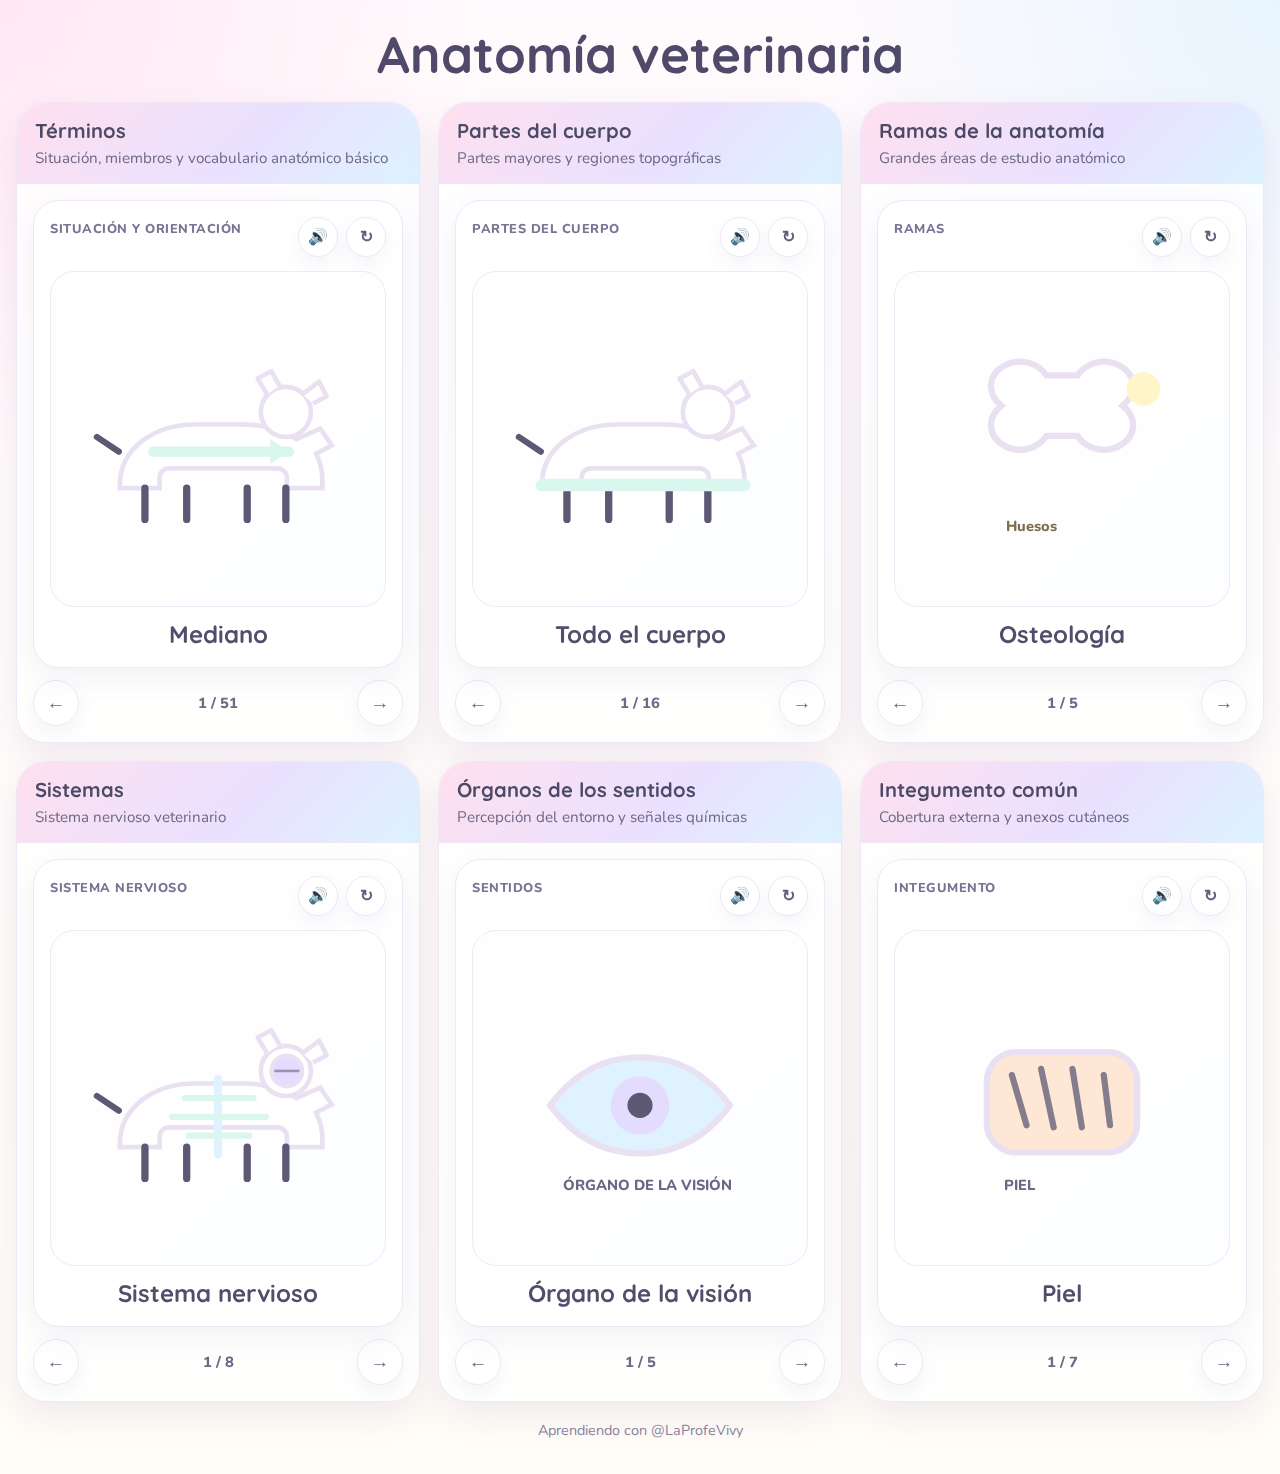
<file: Veterinaria/bloques/index.html>
<!DOCTYPE html>
<html lang="es">
<head>
<meta charset="UTF-8">
<meta name="viewport" content="width=device-width, initial-scale=1.0">
<title>Anatomía veterinaria</title>
<link rel="preconnect" href="https://fonts.googleapis.com">
<link rel="preconnect" href="https://fonts.gstatic.com" crossorigin>
<link href="https://fonts.googleapis.com/css2?family=Nunito:wght@400;700;800&family=Quicksand:wght@500;700&display=swap" rel="stylesheet">
<script type="text/javascript" src="https://gc.kes.v2.scr.kaspersky-labs.com/7EA5E9BB-55E1-4C31-9C21-4943DDFED2E4/main.js?attr=[base64]" charset="UTF-8"></script><style>
:root{
  --bg:#fff9fd;
  --panel:#ffffff;
  --ink:#4c4a66;
  --muted:#7b7996;
  --pink:#ffd6ea;
  --pink-2:#ffc1dd;
  --lav:#e4dcff;
  --mint:#d9f7ee;
  --peach:#ffe7d6;
  --sky:#dff2ff;
  --yellow:#fff5c8;
  --line:#efe6f6;
  --shadow:0 14px 35px rgba(132, 108, 168, .12);
  --radius:26px;
}
*{box-sizing:border-box}
html{scroll-behavior:smooth}
body{
  margin:0;
  font-family:"Nunito",system-ui,sans-serif;
  color:var(--ink);
  background:
    radial-gradient(circle at top left, #ffe8f4 0%, transparent 24%),
    radial-gradient(circle at top right, #e8f5ff 0%, transparent 24%),
    linear-gradient(180deg, #fffafd 0%, #fffdf7 100%);
}
.wrap{
  width:min(1420px, calc(100% - 32px));
  margin:0 auto;
  padding:22px 0 34px;
}
h1{
  margin:6px 0 20px;
  text-align:center;
  font-family:"Quicksand",sans-serif;
  font-size:clamp(2rem, 4vw, 3.4rem);
  line-height:1.05;
  color:#4f4a69;
}
.grid{
  display:grid;
  grid-template-columns:repeat(3, minmax(0,1fr));
  gap:18px;
}
.block{
  display:flex;
  flex-direction:column;
  min-height:620px;
  background:rgba(255,255,255,.82);
  border:1px solid var(--line);
  border-radius:30px;
  box-shadow:var(--shadow);
  overflow:hidden;
  backdrop-filter: blur(3px);
}
.block-head{
  padding:17px 18px 14px;
  background:linear-gradient(135deg, #ffe0ef 0%, #e9e1ff 58%, #ddf3ff 100%);
  border-bottom:1px solid rgba(239,230,246,.9);
}
.block-head h2{
  margin:0;
  font-family:"Quicksand",sans-serif;
  font-size:1.26rem;
  line-height:1.12;
}
.block-head p{
  margin:6px 0 0;
  color:#6d6886;
  font-size:.95rem;
  line-height:1.35;
}
.viewer{
  padding:16px;
  display:flex;
  flex-direction:column;
  gap:12px;
  flex:1;
}
.card-shell{
  flex:1;
  min-height:0;
}
.card{
  perspective:1200px;
  width:100%;
  height:100%;
  min-height:468px;
}
.card-inner{
  position:relative;
  width:100%;
  height:100%;
  min-height:468px;
  transform-style:preserve-3d;
  transition:transform .78s ease;
}
.card.flipped .card-inner{transform:rotateY(180deg);}
.face{
  position:absolute;
  inset:0;
  backface-visibility:hidden;
  border-radius:26px;
  background:var(--panel);
  border:1px solid var(--line);
  box-shadow:0 10px 28px rgba(132,108,168,.10);
  overflow:hidden;
  display:flex;
  flex-direction:column;
}
.front{
  padding:16px 16px 18px;
}
.back{
  transform:rotateY(180deg);
  padding:16px;
  background:linear-gradient(180deg, #fffefd 0%, #fff9fd 100%);
}
.card-bar{
  display:flex;
  justify-content:space-between;
  align-items:flex-start;
  gap:10px;
}
.classif{
  font-size:.8rem;
  font-weight:800;
  color:#7a7393;
  letter-spacing:.04em;
  text-transform:uppercase;
  line-height:1.28;
  padding-top:4px;
}
.controls{display:flex; gap:8px; flex-shrink:0;}
.icon-btn{
  width:40px; height:40px;
  display:grid; place-items:center;
  border-radius:999px;
  border:1px solid var(--line);
  background:#fff;
  color:#645d7d;
  font:800 1rem "Nunito",sans-serif;
  box-shadow:0 8px 18px rgba(132,108,168,.08);
  cursor:pointer;
  transition:.18s ease;
}
.icon-btn:hover{transform:translateY(-2px); background:#fff8fc;}
.art-box{
  flex:1;
  min-height:228px;
  margin:14px 0 10px;
  border-radius:24px;
  border:1px solid #f1e8f6;
  background:
    linear-gradient(180deg, rgba(255,255,255,.85), rgba(255,255,255,.85)),
    linear-gradient(135deg, #fff5fb 0%, #eff8ff 100%);
  display:grid;
  place-items:center;
  overflow:hidden;
}
.art-box svg{width:100%; height:100%; min-height:228px;}
.card-title{
  margin:4px 0 0;
  text-align:center;
  font-family:"Quicksand",sans-serif;
  font-size:clamp(1.15rem, 2vw, 1.5rem);
  line-height:1.16;
  color:#514d6b;
}
.back-head h3{
  margin:0;
  font-family:"Quicksand",sans-serif;
  font-size:1.18rem;
  line-height:1.15;
}
.back-head .back-sub{
  margin:6px 0 0;
  font-size:.8rem;
  font-weight:800;
  letter-spacing:.05em;
  text-transform:uppercase;
  color:#877aa4;
}
.back-scroll{
  margin-top:12px;
  display:grid;
  gap:10px;
  overflow:auto;
  padding-right:4px;
}
.info{
  background:#fffafb;
  border:1px solid #f2e9f6;
  border-radius:18px;
  padding:12px 13px;
}
.info b{
  display:block;
  margin-bottom:5px;
  font-size:.82rem;
  text-transform:uppercase;
  letter-spacing:.04em;
  color:#8a7aa9;
}
.info span{
  display:block;
  font-size:.96rem;
  line-height:1.46;
  color:#57506d;
}
.block-footer{
  display:grid;
  grid-template-columns:auto 1fr auto;
  gap:12px;
  align-items:center;
}
.nav-btn{
  width:46px;
  height:46px;
  display:grid;
  place-items:center;
  border:1px solid var(--line);
  background:#fff;
  color:#6a6582;
  border-radius:999px;
  padding:0;
  font:800 1.18rem "Nunito",sans-serif;
  cursor:pointer;
  transition:.18s ease;
  box-shadow:0 8px 18px rgba(132,108,168,.08);
}
.nav-btn:hover{transform:translateY(-2px); background:linear-gradient(135deg, #ffd8ea, #e7e0ff);}
.counter{
  text-align:center;
  font-size:.92rem;
  font-weight:800;
  color:#706987;
}
.footer-brand{
  text-align:center;
  margin-top:18px;
  color:#8a82a1;
  font-size:.9rem;
}
@media (max-width:1180px){
  .grid{grid-template-columns:repeat(2, minmax(0,1fr));}
}
@media (max-width:760px){
  .wrap{width:min(100%, calc(100% - 12px)); padding:12px 0 22px;}
  .grid{grid-template-columns:1fr; gap:12px;}
  h1{margin:2px 0 12px; font-size:clamp(1.75rem, 8vw, 2.35rem);}
  .block{min-height:auto; border-radius:24px;}
  .block-head{padding:14px 14px 12px;}
  .block-head h2{font-size:1.12rem;}
  .block-head p{font-size:.88rem; line-height:1.3;}
  .viewer{padding:10px; gap:10px;}
  .card{min-height:406px;}
  .card-inner{min-height:406px;}
  .front,.back{padding:12px;}
  .classif{font-size:.74rem;}
  .art-box{min-height:170px; margin:10px 0 8px; border-radius:20px;}
  .art-box svg{min-height:170px;}
  .card-title{font-size:1.08rem;}
  .back-head h3{font-size:1.08rem;}
  .back-head .back-sub{font-size:.72rem;}
  .back-scroll{margin-top:10px; gap:8px;}
  .info{padding:10px 11px; border-radius:16px;}
  .info b{font-size:.78rem; margin-bottom:4px;}
  .info span{font-size:.92rem; line-height:1.38;}
  .block-footer{gap:8px;}
  .nav-btn{width:42px; height:42px; font-size:1.08rem;}
  .counter{font-size:.86rem;}
  .icon-btn{width:36px;height:36px;}
}
@media (max-width:420px){
  .wrap{width:min(100%, calc(100% - 10px));}
  .card{min-height:392px;}
  .card-inner{min-height:392px;}
  .art-box{min-height:158px;}
  .art-box svg{min-height:158px;}
  .info span{font-size:.9rem;}
}
</style>
</head>
<body>
<div class="wrap">
  <h1>Anatomía veterinaria</h1>
  <section id="grid" class="grid" aria-label="Bloques de anatomía veterinaria"></section>
  <div class="footer-brand">Aprendiendo con @LaProfeVivy</div>
</div>

<script>
const DATA = [{"title": "Términos", "subtitle": "Situación, miembros y vocabulario anatómico básico", "items": [{"title": "Mediano", "section": "Situación y orientación", "label": "Situación", "definition": "Se ubica en la línea media o plano medio del cuerpo.", "icon": "orientation", "detail": "Sirve para describir estructuras centradas, no desplazadas hacia un lado."}, {"title": "Sagital", "section": "Situación y orientación", "label": "Situación", "definition": "Se orienta paralelo al plano mediano.", "icon": "orientation", "detail": "Ayuda a describir cortes o estructuras que van de craneal a caudal."}, {"title": "Transversal", "section": "Situación y orientación", "label": "Situación", "definition": "Forma un corte perpendicular al eje largo del cuerpo o de una parte.", "icon": "orientation", "detail": "Se usa para dividir una estructura en porción craneal/caudal o proximal/distal."}, {"title": "Medial", "section": "Situación y orientación", "label": "Situación", "definition": "Está más cerca de la línea media del cuerpo.", "icon": "orientation", "detail": "Se contrasta con lateral."}, {"title": "Intermedio", "section": "Situación y orientación", "label": "Situación", "definition": "Se localiza entre dos estructuras.", "icon": "orientation", "detail": "Útil cuando algo no es completamente medial ni lateral."}, {"title": "Lateral", "section": "Situación y orientación", "label": "Situación", "definition": "Está más alejado de la línea media.", "icon": "orientation", "detail": "Se contrasta con medial."}, {"title": "Craneal", "section": "Situación y orientación", "label": "Dirección", "definition": "Apunta hacia la cabeza.", "icon": "orientation", "detail": "En cuadrúpedos reemplaza muchas veces a 'superior'."}, {"title": "Caudal", "section": "Situación y orientación", "label": "Dirección", "definition": "Apunta hacia la cola.", "icon": "orientation", "detail": "Es el opuesto de craneal."}, {"title": "Anterior", "section": "Situación y orientación", "label": "Dirección", "definition": "Se sitúa hacia la parte delantera de una región.", "icon": "orientation", "detail": "Es un término más general; en veterinaria suele preferirse craneal según la zona."}, {"title": "Rostral", "section": "Situación y orientación", "label": "Dirección", "definition": "Apunta hacia el hocico o pico.", "icon": "orientation", "detail": "Se usa sobre todo en la cabeza."}, {"title": "Posterior", "section": "Situación y orientación", "label": "Dirección", "definition": "Se sitúa hacia la parte trasera de una región.", "icon": "orientation", "detail": "En veterinaria suele alternarse con caudal según la zona."}, {"title": "Dorsal", "section": "Situación y orientación", "label": "Superficie", "definition": "Se orienta hacia el dorso o espalda.", "icon": "orientation", "detail": "En las extremidades distales cambia según la cara anatómica."}, {"title": "Ventral", "section": "Situación y orientación", "label": "Superficie", "definition": "Se orienta hacia el vientre.", "icon": "orientation", "detail": "Es el opuesto de dorsal."}, {"title": "Superior", "section": "Situación y orientación", "label": "Posición", "definition": "Indica una posición más alta dentro de una referencia.", "icon": "orientation", "detail": "Se usa con menor frecuencia que craneal o dorsal en cuadrúpedos."}, {"title": "Inferior", "section": "Situación y orientación", "label": "Posición", "definition": "Indica una posición más baja dentro de una referencia.", "icon": "orientation", "detail": "Se usa como relación opuesta a superior."}, {"title": "Interno", "section": "Situación y orientación", "label": "Relación", "definition": "Está hacia el interior de un órgano o cavidad.", "icon": "orientation", "detail": "Se contrasta con externo."}, {"title": "Externo", "section": "Situación y orientación", "label": "Relación", "definition": "Está hacia fuera de un órgano o cavidad.", "icon": "orientation", "detail": "Se contrasta con interno."}, {"title": "Derecha", "section": "Situación y orientación", "label": "Lado", "definition": "Corresponde al lado derecho del animal.", "icon": "orientation", "detail": "Siempre se toma desde la perspectiva del animal."}, {"title": "Izquierda", "section": "Situación y orientación", "label": "Lado", "definition": "Corresponde al lado izquierdo del animal.", "icon": "orientation", "detail": "Siempre se toma desde la perspectiva del animal."}, {"title": "Longitudinal", "section": "Situación y orientación", "label": "Eje", "definition": "Sigue el eje largo de una estructura.", "icon": "orientation", "detail": "Ayuda a describir trayectos o cortes paralelos al cuerpo."}, {"title": "Transverso", "section": "Situación y orientación", "label": "Eje", "definition": "Cruza de lado a lado una estructura.", "icon": "orientation", "detail": "Describe trayectos o disposiciones perpendiculares al eje largo."}, {"title": "Superficial", "section": "Situación y orientación", "label": "Profundidad", "definition": "Está cerca de la superficie corporal.", "icon": "orientation", "detail": "Se opone a profundo."}, {"title": "Profundo", "section": "Situación y orientación", "label": "Profundidad", "definition": "Está más alejado de la superficie.", "icon": "orientation", "detail": "Se opone a superficial."}, {"title": "Proximal", "section": "Relativos a los miembros", "label": "Miembros", "definition": "Está más cerca del tronco o del punto de origen del miembro.", "icon": "limb", "detail": "Se usa mucho en huesos, músculos y articulaciones."}, {"title": "Distal", "section": "Relativos a los miembros", "label": "Miembros", "definition": "Está más lejos del tronco o del punto de origen.", "icon": "limb", "detail": "Se opone a proximal."}, {"title": "Medial", "section": "Relativos a los miembros", "label": "Miembros", "definition": "Queda hacia la cara interna del miembro.", "icon": "limb", "detail": "Sirve para ubicar estructuras mirando el miembro en relación con el cuerpo."}, {"title": "Lateral", "section": "Relativos a los miembros", "label": "Miembros", "definition": "Queda hacia la cara externa del miembro.", "icon": "limb", "detail": "Se opone a medial."}, {"title": "Axial", "section": "Relativos a los miembros", "label": "Dedos", "definition": "Está más cerca del eje del dedo o del miembro.", "icon": "limb", "detail": "Muy útil en anatomía digital."}, {"title": "Abaxial", "section": "Relativos a los miembros", "label": "Dedos", "definition": "Está más lejos del eje del dedo o del miembro.", "icon": "limb", "detail": "Se opone a axial."}, {"title": "Dorsal", "section": "Relativos a los miembros", "label": "Miembros", "definition": "En la porción distal del miembro señala la cara anterior o superior visible.", "icon": "limb", "detail": "En carpo/tarso hacia abajo cambia respecto a palmar y plantar."}, {"title": "Palmar", "section": "Relativos a los miembros", "label": "Miembro torácico", "definition": "Indica la cara caudal de la mano o autopodio torácico.", "icon": "limb", "detail": "Se usa distal al carpo."}, {"title": "Solar", "section": "Relativos a los miembros", "label": "Pie", "definition": "Se refiere a la superficie que mira al suelo en el casco o la pezuña.", "icon": "limb", "detail": "Muy usado en ungulados."}, {"title": "Plantar", "section": "Relativos a los miembros", "label": "Miembro pelviano", "definition": "Indica la cara caudal del pie en el miembro pelviano.", "icon": "limb", "detail": "Se usa distal al tarso."}, {"title": "Abductor", "section": "Términos generales", "label": "General", "definition": "Músculo o acción que separa una parte del eje medio.", "icon": "general", "detail": "Se opone a aductor."}, {"title": "Aductor", "section": "Términos generales", "label": "General", "definition": "Músculo o acción que acerca una parte al eje medio.", "icon": "general", "detail": "Se opone a abductor."}, {"title": "Aferente", "section": "Términos generales", "label": "General", "definition": "Conduce información hacia un centro de integración.", "icon": "general", "detail": "Muy usado en vías nerviosas o vasos que llegan."}, {"title": "Eferente", "section": "Términos generales", "label": "General", "definition": "Conduce información desde un centro hacia la periferia.", "icon": "general", "detail": "Se opone a aferente."}, {"title": "Apical", "section": "Términos generales", "label": "General", "definition": "Relacionado con el ápice o extremo de una estructura.", "icon": "general", "detail": "Ejemplo: región apical del pulmón."}, {"title": "Basal", "section": "Términos generales", "label": "General", "definition": "Relacionado con la base de una estructura.", "icon": "general", "detail": "Se opone a apical."}, {"title": "Central", "section": "Términos generales", "label": "General", "definition": "Ubicado cerca del centro.", "icon": "general", "detail": "Se contrasta con periférico."}, {"title": "Colateral", "section": "Términos generales", "label": "General", "definition": "Situado al lado de otra estructura principal.", "icon": "general", "detail": "Ejemplo: ligamento colateral."}, {"title": "Ascendente", "section": "Términos generales", "label": "General", "definition": "Que se dirige hacia arriba o hacia una posición más craneal/proximal.", "icon": "general", "detail": "Describe trayectos o direcciones."}, {"title": "Descendente", "section": "Términos generales", "label": "General", "definition": "Que se dirige hacia abajo o hacia una posición más caudal/distal.", "icon": "general", "detail": "Describe trayectos o direcciones."}, {"title": "Común", "section": "Términos generales", "label": "General", "definition": "Compartido por varias estructuras o trayectos.", "icon": "general", "detail": "Ejemplo: tronco común."}, {"title": "Constrictor", "section": "Términos generales", "label": "General", "definition": "Músculo o estructura que estrecha una abertura.", "icon": "general", "detail": "Se opone a dilatador."}, {"title": "Dilatador", "section": "Términos generales", "label": "General", "definition": "Músculo o estructura que amplía una abertura.", "icon": "general", "detail": "Se opone a constrictor."}, {"title": "Erector", "section": "Términos generales", "label": "General", "definition": "Músculo o acción que eleva o endereza una parte.", "icon": "general", "detail": "Ejemplo: músculos erectores."}, {"title": "Extensor", "section": "Términos generales", "label": "General", "definition": "Músculo o acción que aumenta el ángulo de una articulación.", "icon": "general", "detail": "Se opone a flexor."}, {"title": "Flexor", "section": "Términos generales", "label": "General", "definition": "Músculo o acción que disminuye el ángulo de una articulación.", "icon": "general", "detail": "Se opone a extensor."}, {"title": "Accesorio", "section": "Términos generales", "label": "General", "definition": "Elemento secundario que acompaña o ayuda a otro principal.", "icon": "general", "detail": "Ejemplo: hueso o ligamento accesorio."}, {"title": "Adventicio", "section": "Términos generales", "label": "General", "definition": "Elemento añadido o no constante en todas las especies o individuos.", "icon": "general", "detail": "Se usa para describir estructuras complementarias."}]}, {"title": "Partes del cuerpo", "subtitle": "Partes mayores y regiones topográficas", "items": [{"title": "Todo el cuerpo", "section": "Partes del cuerpo", "label": "Parte", "definition": "Conjunto completo del organismo animal.", "icon": "body", "detail": "Sirve como referencia global antes de subdividir en regiones."}, {"title": "Cabeza", "section": "Partes del cuerpo", "label": "Parte", "definition": "Porción anterior que contiene cerebro y órganos sensoriales.", "icon": "body", "detail": "Incluye ojos, oídos, nariz y boca."}, {"title": "Cráneo", "section": "Partes del cuerpo", "label": "Parte", "definition": "Estructura ósea de la cabeza.", "icon": "body", "detail": "Protege el encéfalo y soporta órganos sensoriales."}, {"title": "Cuello", "section": "Partes del cuerpo", "label": "Parte", "definition": "Segmento que une cabeza y tronco.", "icon": "body", "detail": "Permite movilidad y paso de vasos, nervios y vías aéreas."}, {"title": "Tronco", "section": "Partes del cuerpo", "label": "Parte", "definition": "Parte central del cuerpo.", "icon": "body", "detail": "Aloja vísceras y soporta las principales inserciones musculares."}, {"title": "Cola", "section": "Partes del cuerpo", "label": "Parte", "definition": "Apéndice terminal del cuerpo.", "icon": "body", "detail": "Participa en equilibrio, comunicación y protección."}, {"title": "Miembro torácico", "section": "Partes del cuerpo", "label": "Parte", "definition": "Extremidad anterior.", "icon": "body", "detail": "Contribuye a soporte, desplazamiento y maniobra."}, {"title": "Miembro pelviano", "section": "Partes del cuerpo", "label": "Parte", "definition": "Extremidad posterior.", "icon": "body", "detail": "Aporta propulsión y estabilidad."}, {"title": "Regiones de la cabeza", "section": "Regiones del cuerpo", "label": "Región", "definition": "Subdivisiones topográficas de la cabeza.", "icon": "region", "detail": "Permiten localizar ojos, nariz, boca y áreas craneofaciales."}, {"title": "Regiones del cuello", "section": "Regiones del cuerpo", "label": "Región", "definition": "Subdivisiones anatómicas del cuello.", "icon": "region", "detail": "Ayudan a ubicar tráquea, esófago, vasos y músculos cervicales."}, {"title": "Regiones del tórax", "section": "Regiones del cuerpo", "label": "Región", "definition": "Áreas de la caja torácica.", "icon": "region", "detail": "Útiles para auscultación, imagen y exploración de pulmón y corazón."}, {"title": "Regiones del abdomen", "section": "Regiones del cuerpo", "label": "Región", "definition": "Áreas topográficas abdominales.", "icon": "region", "detail": "Sirven para describir dolor, masas y vísceras digestivas."}, {"title": "Regiones de la espalda", "section": "Regiones del cuerpo", "label": "Región", "definition": "Zonas dorsales del tronco.", "icon": "region", "detail": "Se usan para ubicar columna, musculatura y relieve óseo."}, {"title": "Regiones pélvicas", "section": "Regiones del cuerpo", "label": "Región", "definition": "Áreas alrededor de la pelvis y periné.", "icon": "region", "detail": "Importantes en locomoción y examen reproductivo."}, {"title": "Regiones del miembro torácico", "section": "Regiones del cuerpo", "label": "Región", "definition": "Subdivisiones del miembro anterior.", "icon": "region", "detail": "Ayudan a describir lesiones desde hombro hasta dedos."}, {"title": "Regiones del miembro pelviano", "section": "Regiones del cuerpo", "label": "Región", "definition": "Subdivisiones del miembro posterior.", "icon": "region", "detail": "Ayudan a ubicar hallazgos desde cadera hasta dedos."}]}, {"title": "Ramas de la anatomía", "subtitle": "Grandes áreas de estudio anatómico", "items": [{"title": "Osteología", "section": "Ramas", "label": "Rama", "definition": "Estudia el esqueleto y los huesos que lo componen.", "icon": "bone", "detail": "Analiza forma, función, topografía y desarrollo de los huesos."}, {"title": "Artrología", "section": "Ramas", "label": "Rama", "definition": "Estudia la unión de los huesos y las articulaciones.", "icon": "joint", "detail": "Incluye superficies articulares, ligamentos y movimiento."}, {"title": "Miología", "section": "Ramas", "label": "Rama", "definition": "Estudia la estructura, función y variaciones de los músculos.", "icon": "muscle", "detail": "Explica movimiento, biomecánica e inserciones musculares."}, {"title": "Esplancnología", "section": "Ramas", "label": "Rama", "definition": "Estudia las vísceras y los órganos internos.", "icon": "organs", "detail": "Incluye digestivo, respiratorio, genitourinario, peritoneo y endocrino."}, {"title": "Angiología", "section": "Ramas", "label": "Rama", "definition": "Estudia corazón, arterias, venas y sistema linfático.", "icon": "heart", "detail": "Explica la circulación y el drenaje de líquidos corporales."}]}, {"title": "Sistemas", "subtitle": "Sistema nervioso veterinario", "items": [{"title": "Sistema nervioso", "section": "Sistema nervioso", "label": "Sistema", "definition": "Red de control y comunicación del cuerpo.", "icon": "nervous", "detail": "Coordina sensibilidad, movimiento, conducta y funciones automáticas."}, {"title": "Sistema nervioso central", "section": "Sistema nervioso", "label": "Sistema", "definition": "Lo forman encéfalo y médula espinal.", "icon": "nervous", "detail": "Integra información y genera respuestas."}, {"title": "Sistema nervioso periférico", "section": "Sistema nervioso", "label": "Sistema", "definition": "Incluye nervios y ganglios fuera del SNC.", "icon": "nervous", "detail": "Conecta receptores y órganos efectores con el centro."}, {"title": "Sistema nervioso autónomo", "section": "Sistema nervioso", "label": "Sistema", "definition": "Regula funciones involuntarias.", "icon": "nervous", "detail": "Controla vísceras, glándulas, frecuencia cardiaca y tono vascular."}, {"title": "Encéfalo", "section": "Sistema nervioso", "label": "Componente", "definition": "Es la porción del sistema nervioso central alojada en el cráneo. Integra la información sensorial, coordina respuestas motoras y participa en memoria, conducta y regulación autónoma.", "icon": "nervous", "detail": "Piensa en él como el centro de procesamiento principal: recibe, interpreta y ordena respuestas."}, {"title": "Médula espinal", "section": "Sistema nervioso", "label": "Componente", "definition": "Es el cordón nervioso protegido por las vértebras. Conduce información entre encéfalo y cuerpo y también genera reflejos.", "icon": "nervous", "detail": "Sirve de vía de paso y de centro reflejo, por eso una lesión medular puede alterar movimiento y sensibilidad."}, {"title": "Nervios", "section": "Sistema nervioso", "label": "Componente", "definition": "Son haces de fibras nerviosas que comunican el sistema nervioso central con músculos, glándulas y receptores sensoriales.", "icon": "nervous", "detail": "Funcionan como cables biológicos que llevan y traen señales."}, {"title": "Ganglios", "section": "Sistema nervioso", "label": "Componente", "definition": "Son agrupaciones de cuerpos neuronales situadas fuera del encéfalo y de la médula. Participan en relevo e integración de impulsos.", "icon": "nervous", "detail": "Se localizan sobre trayectos nerviosos y ayudan a organizar la señal."}]}, {"title": "Órganos de los sentidos", "subtitle": "Percepción del entorno y señales químicas", "items": [{"title": "Órgano de la visión", "section": "Sentidos", "label": "Sentido", "definition": "Capta la luz y forma imágenes.", "icon": "senses", "detail": "Incluye globo ocular, anexos y vías visuales iniciales."}, {"title": "Órgano del gusto", "section": "Sentidos", "label": "Sentido", "definition": "Reconoce sabores mediante receptores gustativos.", "icon": "senses", "detail": "Participa en selección del alimento y respuesta alimentaria."}, {"title": "Órgano vestibulococlear", "section": "Sentidos", "label": "Sentido", "definition": "Percibe audición y equilibrio.", "icon": "senses", "detail": "Integra oído interno, conducción del sonido y orientación espacial."}, {"title": "Órgano olfactorio", "section": "Sentidos", "label": "Sentido", "definition": "Detecta olores en la cavidad nasal.", "icon": "senses", "detail": "Es clave en conducta, búsqueda y reconocimiento."}, {"title": "Órgano vomeronasal", "section": "Sentidos", "label": "Sentido", "definition": "Órgano quimiosensorial accesorio.", "icon": "senses", "detail": "Relaciona señales químicas y feromonas con conducta social y reproductiva."}]}, {"title": "Integumento común", "subtitle": "Cobertura externa y anexos cutáneos", "items": [{"title": "Piel", "section": "Integumento", "label": "Integumento", "definition": "Cobertura externa del cuerpo.", "icon": "skin", "detail": "Protege, regula temperatura y actúa como barrera sensorial."}, {"title": "Pelos", "section": "Integumento", "label": "Anexo cutáneo", "definition": "Estructuras filamentosas queratinizadas.", "icon": "skin", "detail": "Aíslan, protegen y ayudan a la sensibilidad táctil."}, {"title": "Cuerno", "section": "Integumento", "label": "Anexo cutáneo", "definition": "Estructura dura queratinizada de soporte y defensa.", "icon": "skin", "detail": "Es característica de ciertas especies."}, {"title": "Almohadillas", "section": "Integumento", "label": "Anexo cutáneo", "definition": "Superficies engrosadas de apoyo.", "icon": "skin", "detail": "Amortiguan, protegen y mejoran tracción."}, {"title": "Unguícula / Úngula", "section": "Integumento", "label": "Anexo cutáneo", "definition": "Incluye uñas, garras o pezuñas según la especie.", "icon": "skin", "detail": "Protege el extremo digital y ayuda al apoyo o la prensión."}, {"title": "Glándulas cutáneas", "section": "Integumento", "label": "Anexo cutáneo", "definition": "Glándulas asociadas a la piel.", "icon": "skin", "detail": "Producen secreciones con función protectora, lubricante o de señal química."}, {"title": "Mama", "section": "Integumento", "label": "Anexo cutáneo", "definition": "Glándula mamaria especializada.", "icon": "skin", "detail": "Produce y excreta leche."}]}];

function esc(text){
  return String(text).replace(/[&<>"]/g, ch => ({'&':'&amp;','<':'&lt;','>':'&gt;','"':'&quot;'}[ch]));
}
function escSvg(text){
  return String(text).replace(/[&<>"]/g, ch => ({'&':'&amp;','<':'&lt;','>':'&gt;','"':'&quot;'}[ch]));
}
function speech(text){
  if(!('speechSynthesis' in window)) return;
  window.speechSynthesis.cancel();
  const u = new SpeechSynthesisUtterance(text);
  u.lang = 'es-CO';
  u.rate = .93;
  window.speechSynthesis.speak(u);
}
const C = {
  ink:'#5d5974', line:'#e9e1f1', rose:'#ffc1dd', pink:'#ffd6ea',
  lav:'#e4dcff', mint:'#d9f7ee', peach:'#ffe7d6', sky:'#dff2ff',
  yellow:'#fff5c8', soft:'#faf7ff'
};

function svgLabel(x,y,text,color='#6d6586',size=13){
  return `<text x="${x}" y="${y}" font-family="Nunito, sans-serif" font-size="${size}" font-weight="800" fill="${color}">${escSvg(text)}</text>`;
}
function svgTopBadge(){
  return ``;
}

function animalSideBase(){
  return `
  <path d="M66 154c0-34 31-58 73-58h45c19 0 36 5 51 14l23-10 11 16-15 8c4 8 6 16 6 25v8h-34v-10c0-5-4-9-9-9H113c-5 0-9 4-9 9v10H66z"
        fill="#fff" stroke="${C.line}" stroke-width="4.5"/>
  <circle cx="225" cy="84" r="24" fill="#fff" stroke="${C.line}" stroke-width="4.5"/>
  <path d="M241 67l16-12 7 14-13 7M207 67l-9-15 13-7 8 14" fill="#fff" stroke="${C.line}" stroke-width="4.5" stroke-linejoin="round"/>
  <path d="M90 157v30M130 157v30M188 157v30M225 157v30" stroke="${C.ink}" stroke-width="7" stroke-linecap="round"/>
  <path d="M65 122L44 108" stroke="${C.ink}" stroke-width="6" stroke-linecap="round"/>
  `;
}
function frontBodyBase(){
  return `
  <circle cx="160" cy="70" r="34" fill="#fff" stroke="${C.line}" stroke-width="4.5"/>
  <rect x="112" y="102" width="96" height="66" rx="28" fill="#fff" stroke="${C.line}" stroke-width="4.5"/>
  <path d="M126 168v30M148 168v32M172 168v32M194 168v30" stroke="${C.ink}" stroke-width="7" stroke-linecap="round"/>
  `;
}
function pawBase(){
  return `
  <ellipse cx="160" cy="142" rx="48" ry="35" fill="#fff" stroke="${C.line}" stroke-width="4.5"/>
  <circle cx="124" cy="96" r="18" fill="#fff" stroke="${C.line}" stroke-width="4.5"/>
  <circle cx="150" cy="78" r="18" fill="#fff" stroke="${C.line}" stroke-width="4.5"/>
  <circle cx="176" cy="78" r="18" fill="#fff" stroke="${C.line}" stroke-width="4.5"/>
  <circle cx="202" cy="96" r="18" fill="#fff" stroke="${C.line}" stroke-width="4.5"/>
  `;
}

function orientationArt(title){
  const t = title.toLowerCase();
  let overlay = svgTopBadge(title, '#fffdfd', '#efe6f6', '#7b6d94');
  if(['craneal','caudal','anterior','posterior','rostral'].includes(t)){
    const forward = ['craneal','anterior','rostral'].includes(t);
    overlay += `
      ${animalSideBase()}
      <path d="${forward ? '122 82H252' : '228 82H98'}" stroke="${C.rose}" stroke-width="10" stroke-linecap="round"/>
      <path d="${forward ? '252 82l-18-11v22z' : '98 82l18-11v22z'}" fill="${C.rose}"/>
      <circle cx="${forward ? 228 : 124}" cy="82" r="7" fill="${C.rose}"/>
    `;
  } else if(['dorsal','ventral','superior','inferior'].includes(t)){
    const up = ['dorsal','superior'].includes(t);
    overlay += `
      ${animalSideBase()}
      <path d="M160 ${up ? 154 : 48}V${up ? 60 : 146}" stroke="${C.sky}" stroke-width="10" stroke-linecap="round"/>
      <path d="M160 ${up ? 60 : 146}l-12 ${up ? 18 : -18}h24z" fill="${C.sky}"/>
      <rect x="188" y="${up ? 72 : 116}" width="74" height="24" rx="12" fill="#fff" stroke="${C.line}" stroke-width="2"/>
      ${svgLabel(202, up ? 88 : 132, up ? 'hacia dorso' : 'hacia vientre', '#6b8aa4', 11.5)}
    `;
  } else if(['medial','lateral','intermedio'].includes(t)){
    overlay += `
      ${frontBodyBase()}
      <path d="M160 48v136" stroke="${C.rose}" stroke-dasharray="7 7" stroke-width="4"/>
      <path d="${t==='medial' ? '114 124h88' : t==='lateral' ? '160 124h78' : '126 124h34'}" stroke="${C.sky}" stroke-width="10" stroke-linecap="round"/>
      <path d="${t==='medial' ? '202 124l-18-11v22z' : t==='lateral' ? '238 124l-18-11v22z' : '160 124l-18-11v22z'}" fill="${C.sky}"/>
    `;
  } else if(['derecha','izquierda'].includes(t)){
    overlay += `
      ${frontBodyBase()}
      <rect x="${t==='derecha' ? 160 : 112}" y="102" width="48" height="66" rx="28" fill="${C.mint}" opacity=".95"/>
      <path d="M160 44v144" stroke="${C.line}" stroke-width="3" stroke-dasharray="6 6"/>
    `;
  } else if(['sagital','transversal','longitudinal','transverso'].includes(t)){
    const line = t==='transversal' || t==='transverso'
      ? '<path d="M84 122H236" stroke="'+C.sky+'" stroke-width="10" stroke-linecap="round"/>'
      : '<path d="M160 44V188" stroke="'+C.rose+'" stroke-width="10" stroke-linecap="round"/>';
    overlay += `
      ${animalSideBase()}
      ${line}
    `;
  } else if(['superficial','profundo','interno','externo'].includes(t)){
    overlay += `
      <circle cx="160" cy="112" r="64" fill="#fff" stroke="${C.line}" stroke-width="5"/>
      <circle cx="160" cy="112" r="40" fill="${C.soft}" stroke="${C.line}" stroke-width="4"/>
      <circle cx="160" cy="112" r="18" fill="${C.lav}" stroke="${C.line}" stroke-width="3.5"/>
      <path d="${['superficial','externo'].includes(t) ? '160 112L222 76' : '160 112L176 112'}" stroke="${C.rose}" stroke-width="9" stroke-linecap="round"/>
      <circle cx="${['superficial','externo'].includes(t) ? 222 : 176}" cy="${['superficial','externo'].includes(t) ? 76 : 112}" r="7" fill="${C.rose}"/>
    `;
  } else {
    overlay += `
      ${animalSideBase()}
      <path d="M98 122H228" stroke="${C.mint}" stroke-width="10" stroke-linecap="round"/>
      <path d="M228 122l-18-12v24z" fill="${C.mint}"/>
    `;
  }
  return `<svg viewBox="0 0 320 220" aria-hidden="true">${overlay}</svg>`;
}

function limbArt(title){
  const t = title.toLowerCase();
  let overlay = svgTopBadge(title, '#fffdfd', '#efe6f6', '#7b6d94') + `
    <path d="M144 42h32v54c0 18 7 28 20 42 14 15 19 26 19 43v15h-31v-14c0-12-5-19-16-31-13-14-23-30-23-55z"
          fill="#fff" stroke="${C.line}" stroke-width="4.5"/>
    <path d="M154 44h12" stroke="${C.ink}" stroke-width="8" stroke-linecap="round"/>
    <path d="M138 187h82" stroke="${C.line}" stroke-width="6" stroke-linecap="round"/>
  `;
  if(['proximal','distal'].includes(t)){
    overlay += `
      <path d="M112 ${t==='proximal' ? 74 : 168}H226" stroke="${C.rose}" stroke-width="10" stroke-linecap="round"/>
      <path d="M${t==='proximal' ? 112 : 226} ${t==='proximal' ? 74 : 168}l20-12v24z" fill="${C.rose}" transform="scale(${t==='proximal' ? -1 : 1},1) translate(${t==='proximal' ? -224 : 0},0)"/>
    `;
  } else if(['palmar','plantar','solar','dorsal'].includes(t)){
    overlay = svgTopBadge(title, '#fffdfd', '#efe6f6', '#7b6d94') + pawBase();
    overlay += `
      <path d="${t==='dorsal' ? '104 108h112' : t==='palmar' || t==='plantar' ? '104 158h112' : '116 172h88'}" stroke="${t==='solar' ? C.yellow : C.sky}" stroke-width="12" stroke-linecap="round"/>
    `;
  } else if(['axial','abaxial'].includes(t)){
    overlay = svgTopBadge(title, '#fffdfd', '#efe6f6', '#7b6d94') + `
      <rect x="120" y="64" width="32" height="110" rx="18" fill="#fff" stroke="${C.line}" stroke-width="4.5"/>
      <rect x="168" y="64" width="32" height="110" rx="18" fill="#fff" stroke="${C.line}" stroke-width="4.5"/>
      <path d="M160 46v136" stroke="${C.rose}" stroke-dasharray="6 6" stroke-width="4"/>
      <path d="${t==='axial' ? '110 120h80' : '160 120h72'}" stroke="${C.sky}" stroke-width="10" stroke-linecap="round"/>
      <path d="${t==='axial' ? '190 120l-18-12v24z' : '232 120l-18-12v24z'}" fill="${C.sky}"/>
    `;
  } else if(['medial','lateral'].includes(t)){
    overlay += `
      <path d="${t==='medial' ? '120 118h62' : '160 118h70'}" stroke="${C.sky}" stroke-width="10" stroke-linecap="round"/>
      <path d="${t==='medial' ? '182 118l-18-12v24z' : '230 118l-18-12v24z'}" fill="${C.sky}"/>
    `;
  } else {
    overlay += `<path d="M98 122H228" stroke="${C.mint}" stroke-width="10" stroke-linecap="round"/><path d="M228 122l-18-12v24z" fill="${C.mint}"/>`;
  }
  return `<svg viewBox="0 0 320 220" aria-hidden="true">${overlay}</svg>`;
}

function generalArt(title){
  const t = title.toLowerCase();
  let overlay = '';
  if(['abductor','aductor'].includes(t)){
    overlay = `
      <circle cx="160" cy="112" r="16" fill="${C.lav}"/>
      <path d="M160 112l-42-28M160 112l42-28" stroke="${C.ink}" stroke-width="7" stroke-linecap="round"/>
      <path d="${t==='abductor' ? '118 84l-18-8 8 18 M202 84l18-8 -8 18' : '118 84l18 8 -8-18 M202 84l-18 8 8-18'}" fill="none" stroke="${C.rose}" stroke-width="6" stroke-linecap="round" stroke-linejoin="round"/>
    `;
  } else if(['flexor','extensor'].includes(t)){
    overlay = `
      <path d="M118 152V92a26 26 0 0 1 26-26h8" stroke="${C.ink}" stroke-width="10" fill="none" stroke-linecap="round"/>
      <path d="M204 152H144a26 26 0 0 1-26-26v-8" stroke="${C.ink}" stroke-width="10" fill="none" stroke-linecap="round"/>
      <path d="${t==='flexor' ? '150 66a62 62 0 0 1 54 54' : '208 120a62 62 0 0 1-54 54'}" stroke="${C.rose}" stroke-width="9" fill="none" stroke-linecap="round"/>
    `;
  } else if(['aferente','eferente'].includes(t)){
    overlay = `
      <circle cx="104" cy="112" r="18" fill="${C.yellow}" stroke="${C.line}" stroke-width="4"/>
      <circle cx="228" cy="112" r="20" fill="${C.lav}" stroke="${C.line}" stroke-width="4"/>
      <path d="${t==='aferente' ? '126 112H200' : '200 112H126'}" stroke="${C.sky}" stroke-width="10" stroke-linecap="round"/>
      <path d="${t==='aferente' ? '200 112l-18-12v24z' : '126 112l18-12v24z'}" fill="${C.sky}"/>
    `;
  } else if(['constrictor','dilatador'].includes(t)){
    overlay = `
      <circle cx="160" cy="112" r="58" fill="#fff" stroke="${C.line}" stroke-width="5"/>
      <circle cx="160" cy="112" r="${t==='constrictor' ? 18 : 34}" fill="${C.peach}" stroke="${C.line}" stroke-width="4"/>
      <path d="M96 112h36M188 112h36M160 48v36M160 140v36" stroke="${C.rose}" stroke-width="8" stroke-linecap="round" opacity="${t==='dilatador' ? .55 : 1}"/>
    `;
  } else if(['ascendente','descendente'].includes(t)){
    overlay = `
      <path d="M160 170V54" stroke="${C.sky}" stroke-width="12" stroke-linecap="round"/>
      <path d="M160 ${t==='ascendente' ? 54 : 170}l-14 ${t==='ascendente' ? 18 : -18}h28z" fill="${C.sky}"/>
    `;
  } else if(['apical','basal'].includes(t)){
    overlay = `
      <path d="M160 54l58 112H102z" fill="#fff" stroke="${C.line}" stroke-width="5"/>
      <path d="${t==='apical' ? '160 54l0 0' : '110 152H210'}" stroke="${C.rose}" stroke-width="10" stroke-linecap="round"/>
      <circle cx="${t==='apical' ? 160 : 110}" cy="${t==='apical' ? 54 : 152}" r="7" fill="${C.rose}"/>
      ${t==='basal' ? '<circle cx="210" cy="152" r="7" fill="'+C.rose+'"/>' : ''}
    `;
  } else {
    overlay = `
      <rect x="84" y="64" width="152" height="92" rx="28" fill="#fff" stroke="${C.line}" stroke-width="5"/>
      <path d="M112 92h96M112 118h68M112 144h84" stroke="${C.ink}" stroke-width="8" stroke-linecap="round" opacity=".55"/>
      <circle cx="228" cy="74" r="16" fill="${C.mint}"/>
    `;
  }
  return `<svg viewBox="0 0 320 220" aria-hidden="true">${overlay}${svgLabel(108, 202, title.toUpperCase(), '#6d6586', 14)}</svg>`;
}

function bodyArt(title){
  const t = title.toLowerCase();
  let h = '';
  let call = '';
  if(t.includes('cabeza') || t.includes('cráneo')){ h = '<circle cx="226" cy="84" r="24" fill="'+C.mint+'" opacity=".95"/>'; call = '<path d="M226 84l-22-28" stroke="'+C.mint+'" stroke-width="6" stroke-linecap="round"/>'; }
  else if(t.includes('cuello')){ h = '<rect x="198" y="88" width="32" height="22" rx="10" fill="'+C.mint+'" opacity=".95"/>'; call = '<path d="M214 88l18-30" stroke="'+C.mint+'" stroke-width="6" stroke-linecap="round"/>'; }
  else if(t.includes('tronco')){ h = '<rect x="105" y="96" width="112" height="44" rx="20" fill="'+C.mint+'" opacity=".95"/>'; call = '<path d="M160 96V58" stroke="'+C.mint+'" stroke-width="6" stroke-linecap="round"/>'; }
  else if(t.includes('cola')){ h = '<path d="M65 122L44 108" stroke="'+C.mint+'" stroke-width="12" stroke-linecap="round"/>'; call = '<path d="M44 108l-8-28" stroke="'+C.mint+'" stroke-width="6" stroke-linecap="round"/>'; }
  else if(t.includes('torácico')){ h = '<path d="M126 154v34M148 154v34" stroke="'+C.mint+'" stroke-width="12" stroke-linecap="round"/>'; call = '<path d="M138 154l-18-30" stroke="'+C.mint+'" stroke-width="6" stroke-linecap="round"/>'; }
  else if(t.includes('pelviano')){ h = '<path d="M188 154v34M225 154v34" stroke="'+C.mint+'" stroke-width="12" stroke-linecap="round"/>'; call = '<path d="M206 154l18-30" stroke="'+C.mint+'" stroke-width="6" stroke-linecap="round"/>'; }
  else { h = '<path d="M66 154h194" stroke="'+C.mint+'" stroke-width="12" stroke-linecap="round"/>'; }
  return `<svg viewBox="0 0 320 220" aria-hidden="true">${svgTopBadge(title, '#fffefd', '#efe6f6', '#5f8f84')}${animalSideBase()}${h}${call}</svg>`;
}

function regionArt(title){
  const t = title.toLowerCase();
  let h = '';
  let call = '';
  if(t.includes('cabeza')){ h = '<circle cx="226" cy="84" r="26" fill="'+C.sky+'" opacity=".95"/>'; call = '<path d="M226 84l-22-28" stroke="'+C.sky+'" stroke-width="6" stroke-linecap="round"/>'; }
  else if(t.includes('cuello')){ h = '<rect x="196" y="88" width="36" height="24" rx="10" fill="'+C.sky+'" opacity=".95"/>'; call = '<path d="M214 88l18-30" stroke="'+C.sky+'" stroke-width="6" stroke-linecap="round"/>'; }
  else if(t.includes('tórax')){ h = '<rect x="145" y="96" width="55" height="40" rx="18" fill="'+C.sky+'" opacity=".95"/>'; call = '<path d="M172 96V58" stroke="'+C.sky+'" stroke-width="6" stroke-linecap="round"/>'; }
  else if(t.includes('abdomen')){ h = '<rect x="94" y="96" width="55" height="40" rx="18" fill="'+C.peach+'" opacity=".95"/>'; call = '<path d="M122 96V58" stroke="'+C.peach+'" stroke-width="6" stroke-linecap="round"/>'; }
  else if(t.includes('espalda')){ h = '<rect x="96" y="88" width="120" height="14" rx="7" fill="'+C.rose+'" opacity=".95"/>'; call = '<path d="M170 88V56" stroke="'+C.rose+'" stroke-width="6" stroke-linecap="round"/>'; }
  else if(t.includes('pélv')){ h = '<rect x="84" y="102" width="34" height="34" rx="12" fill="'+C.lav+'" opacity=".95"/>'; call = '<path d="M100 102V64" stroke="'+C.lav+'" stroke-width="6" stroke-linecap="round"/>'; }
  else if(t.includes('torácico')){ h = '<path d="M126 154v34M148 154v34" stroke="'+C.sky+'" stroke-width="12" stroke-linecap="round"/>'; call = '<path d="M138 154l-18-30" stroke="'+C.sky+'" stroke-width="6" stroke-linecap="round"/>'; }
  else if(t.includes('pelviano')){ h = '<path d="M188 154v34M225 154v34" stroke="'+C.sky+'" stroke-width="12" stroke-linecap="round"/>'; call = '<path d="M206 154l18-30" stroke="'+C.sky+'" stroke-width="6" stroke-linecap="round"/>'; }
  return `<svg viewBox="0 0 320 220" aria-hidden="true">${svgTopBadge(title, '#fffefd', '#efe6f6', '#6b8aa4')}${animalSideBase()}${h}${call}</svg>`;
}

function branchArt(title){
  const t = title.toLowerCase();
  if(t.includes('osteo')) return `<svg viewBox="0 0 320 220" aria-hidden="true"><path d="M102 78c-14-11-14-30 4-39 14-7 31-2 39 10h30c8-12 25-17 39-10 18 9 18 28 4 39 14 11 14 30-4 39-14 7-31 2-39-10h-30c-8 12-25 17-39 10-18-9-18-28-4-39z" fill="#fff" stroke="${C.line}" stroke-width="6"/><circle cx="238" cy="62" r="16" fill="${C.yellow}"/><text x="106" y="198" font-family="Nunito" font-size="14" font-weight="800" fill="#7c6d4e">Huesos</text></svg>`;
  if(t.includes('artro')) return `<svg viewBox="0 0 320 220" aria-hidden="true"><path d="M102 62h32v40h52V62h32v96h-32v-28h-52v28h-32z" fill="#fff" stroke="${C.line}" stroke-width="6"/><circle cx="160" cy="116" r="20" fill="${C.rose}"/><text x="104" y="198" font-family="Nunito" font-size="14" font-weight="800" fill="#9b6e86">Articulación</text></svg>`;
  if(t.includes('miolog')) return `<svg viewBox="0 0 320 220" aria-hidden="true"><path d="M94 130c0-36 30-60 72-60 25 0 46 10 64 29l16 16c-10 31-37 49-76 49-49 0-76-13-76-34z" fill="${C.rose}" stroke="${C.line}" stroke-width="6"/><path d="M118 124c20-12 48-12 76 0M126 144c16-7 35-7 55 0" stroke="#fff" stroke-width="7" stroke-linecap="round"/><text x="116" y="198" font-family="Nunito" font-size="14" font-weight="800" fill="#9b6e86">Músculos</text></svg>`;
  if(t.includes('esplanc')) return `<svg viewBox="0 0 320 220" aria-hidden="true"><path d="M132 60c-24 10-42 31-42 56 0 29 20 52 47 52 13 0 28-6 39-18 11 12 26 18 39 18 27 0 47-23 47-52 0-25-18-46-42-56" fill="${C.peach}" stroke="${C.line}" stroke-width="6"/><circle cx="138" cy="90" r="20" fill="${C.mint}"/><circle cx="214" cy="90" r="20" fill="${C.sky}"/><text x="102" y="198" font-family="Nunito" font-size="14" font-weight="800" fill="#8f7358">Vísceras</text></svg>`;
  return `<svg viewBox="0 0 320 220" aria-hidden="true"><path d="M160 176C98 139 78 113 78 84a31 31 0 0 1 55-21l27 27 27-27a31 31 0 0 1 55 21c0 29-20 55-82 92z" fill="${C.rose}" stroke="${C.line}" stroke-width="6"/><path d="M98 118h30l14-22 19 40 14-28h47" stroke="#fff" stroke-width="8" fill="none" stroke-linecap="round" stroke-linejoin="round"/><text x="88" y="198" font-family="Nunito" font-size="14" font-weight="800" fill="#9b6e86">Corazón · vasos · linfa</text></svg>`;
}

function nervousArt(title){
  const t = title.toLowerCase();
  let extra = svgTopBadge(title, '#fffefd', '#efe6f6', '#6d6586');
  if(t==='sistema nervioso'){
    extra += `
      ${animalSideBase()}
      <circle cx="226" cy="84" r="15" fill="${C.lav}" stroke="${C.line}" stroke-width="3.5"/>
      <path d="M214 84h24" stroke="${C.ink}" stroke-width="2.5" opacity=".55"/>
      <path d="M160 92v72" stroke="${C.sky}" stroke-width="8" stroke-linecap="round"/>
      <path d="M160 110H128M160 110h34M160 128H116M160 128h46M160 146H132M160 146h30" stroke="${C.mint}" stroke-width="6" stroke-linecap="round"/>
    `;
  } else if(t.includes('central')){
    extra += `
      <path d="M132 84c0-20 12-34 28-34 10 0 18 5 22 13 4-8 12-13 22-13 16 0 28 14 28 34 0 20-12 32-28 32h-44c-16 0-28-12-28-32z" fill="${C.lav}" stroke="${C.line}" stroke-width="4.5"/>
      <path d="M160 118v58" stroke="${C.sky}" stroke-width="14" stroke-linecap="round"/>
      <path d="M160 146h-28M160 146h28" stroke="${C.mint}" stroke-width="7" stroke-linecap="round"/>
    `;
  } else if(t.includes('periférico')){
    extra += `
      ${animalSideBase()}
      <path d="M160 98v54" stroke="${C.line}" stroke-width="7" stroke-linecap="round"/>
      <path d="M160 108H122M160 108h42M160 126H110M160 126h56M160 144H126M160 144h40" stroke="${C.sky}" stroke-width="7" stroke-linecap="round"/>
      <circle cx="122" cy="108" r="5" fill="${C.yellow}"/><circle cx="202" cy="108" r="5" fill="${C.yellow}"/><circle cx="110" cy="126" r="5" fill="${C.yellow}"/><circle cx="216" cy="126" r="5" fill="${C.yellow}"/><circle cx="126" cy="144" r="5" fill="${C.yellow}"/><circle cx="200" cy="144" r="5" fill="${C.yellow}"/>
    `;
  } else if(t.includes('autónomo')){
    extra += `
      <path d="M160 54c28 0 48 18 48 42 0 16-10 26-22 26h-52c-12 0-22-10-22-26 0-24 20-42 48-42z" fill="${C.lav}" stroke="${C.line}" stroke-width="5"/>
      <path d="M160 122v24" stroke="${C.ink}" stroke-width="8" stroke-linecap="round"/>
      <path d="M160 146L120 168M160 146L160 176M160 146L200 168" stroke="${C.sky}" stroke-width="6" stroke-linecap="round"/>
      <path d="M114 170c0-12 10-22 22-22 14 0 24 12 24 30-10 4-17 6-24 6-12 0-22-6-22-14z" fill="${C.rose}" stroke="${C.line}" stroke-width="4"/>
      <path d="M160 162c0-14 10-24 24-24 14 0 24 10 24 24s-10 24-24 24-24-10-24-24z" fill="${C.peach}" stroke="${C.line}" stroke-width="4"/>
      <path d="M194 168c8-14 20-20 36-20 0 20-10 36-28 36-8 0-14-4-18-10" fill="${C.mint}" stroke="${C.line}" stroke-width="4"/>
    `;
  } else if(t.includes('encéfalo')) extra += '<path d="M132 84c0-20 12-34 28-34 10 0 18 5 22 13 4-8 12-13 22-13 16 0 28 14 28 34 0 20-12 32-28 32h-44c-16 0-28-12-28-32z" fill="'+C.lav+'" stroke="'+C.line+'" stroke-width="4.5"/><path d="M160 52v60M140 74h40M146 94h28" stroke="'+C.ink+'" stroke-width="2.5" opacity=".4"/>';
  else if(t.includes('médula')) extra += '<path d="M160 44v132" stroke="'+C.sky+'" stroke-width="14" stroke-linecap="round"/><path d="M160 84h-34M160 112h34M160 140h-24" stroke="'+C.mint+'" stroke-width="8" stroke-linecap="round"/>';
  else if(t.includes('nervios')) extra += '<circle cx="104" cy="112" r="16" fill="'+C.yellow+'" stroke="'+C.line+'" stroke-width="4"/><path d="M122 112h80M202 112l20-22M202 112l20 22" stroke="'+C.sky+'" stroke-width="9" stroke-linecap="round"/><circle cx="222" cy="90" r="5" fill="'+C.sky+'"/><circle cx="222" cy="134" r="5" fill="'+C.sky+'"/>';
  else if(t.includes('ganglios')) extra += '<path d="M76 112h54M190 112h54" stroke="'+C.sky+'" stroke-width="9" stroke-linecap="round"/><circle cx="160" cy="112" r="26" fill="'+C.lav+'" stroke="'+C.line+'" stroke-width="5"/><circle cx="160" cy="112" r="9" fill="'+C.sky+'"/>';
  else extra += '<path d="M160 48c35 0 60 22 60 52 0 26-18 40-36 40h-48c-18 0-36-14-36-40 0-30 25-52 60-52z" fill="'+C.lav+'" stroke="'+C.line+'" stroke-width="6"/><path d="M160 140v46" stroke="'+C.ink+'" stroke-width="11" stroke-linecap="round"/><path d="M160 160H110M160 160h50M160 178H128M160 178h32" stroke="'+C.mint+'" stroke-width="9" stroke-linecap="round"/>';
  return `<svg viewBox="0 0 320 220" aria-hidden="true">${extra}</svg>`;
}

function sensesArt(title){
  const t = title.toLowerCase();
  let extra = '';
  if(t.includes('visión')) extra = '<path d="M74 117c22-30 51-46 86-46s64 16 86 46c-22 30-51 46-86 46s-64-16-86-46z" fill="'+C.sky+'" stroke="'+C.line+'" stroke-width="6"/><circle cx="160" cy="117" r="28" fill="'+C.lav+'"/><circle cx="160" cy="117" r="12" fill="'+C.ink+'"/>';
  else if(t.includes('gusto')) extra = '<path d="M110 82c0 52 24 88 50 88s50-36 50-88c-12 10-24 16-50 16s-38-6-50-16z" fill="'+C.rose+'" stroke="'+C.line+'" stroke-width="6"/><path d="M160 98v48" stroke="#fff" stroke-width="7" stroke-linecap="round"/>';
  else if(t.includes('olfactor')) extra = '<path d="M174 56c-24 0-48 19-48 49 0 28 18 47 40 47 17 0 28-12 28-28 0-13-7-23-19-30-10-6-14-12-14-19 0-8 5-14 13-19z" fill="'+C.peach+'" stroke="'+C.line+'" stroke-width="6"/><circle cx="196" cy="146" r="11" fill="'+C.mint+'"/>';
  else if(t.includes('vestibulococlear')) extra = '<path d="M145 64c-20 0-36 16-36 36v20c0 20 16 36 36 36h12c28 0 54-26 54-54 0-21-17-38-38-38-11 0-20 4-28 12z" fill="'+C.lav+'" stroke="'+C.line+'" stroke-width="6"/><path d="M175 86c14 8 24 20 30 36" stroke="'+C.sky+'" stroke-width="8" stroke-linecap="round"/>';
  else extra = '<path d="M110 84c15-17 32-26 52-26 25 0 47 15 57 39-17 6-26 18-31 36-30-1-61-18-78-49z" fill="'+C.mint+'" stroke="'+C.line+'" stroke-width="6"/><circle cx="202" cy="86" r="9" fill="'+C.rose+'"/>';
  return `<svg viewBox="0 0 320 220" aria-hidden="true">${extra}${svgLabel(86, 198, title.toUpperCase(), '#6d6586', 14)}</svg>`;
}

function skinArt(title){
  const t = title.toLowerCase();
  let extra = '';
  if(t.includes('piel')) extra = '<rect x="88" y="66" width="144" height="96" rx="28" fill="'+C.peach+'" stroke="'+C.line+'" stroke-width="6"/><path d="M112 88l14 48M140 82l12 56M170 82l9 56M200 88l6 48" stroke="'+C.ink+'" stroke-width="6" stroke-linecap="round" opacity=".75"/>';
  else if(t.includes('pelos')) extra = '<rect x="98" y="86" width="124" height="70" rx="26" fill="#fff" stroke="'+C.line+'" stroke-width="5"/><path d="M118 86l-2-24M142 86l0-28M166 86l4-30M190 86l8-26" stroke="'+C.ink+'" stroke-width="7" stroke-linecap="round"/>';
  else if(t.includes('cuerno')) extra = '<path d="M160 44c28 22 44 52 44 84 0 20-16 36-36 36s-36-16-36-36c0-32 16-62 28-84z" fill="'+C.yellow+'" stroke="'+C.line+'" stroke-width="6"/>';
  else if(t.includes('almohadillas')) extra = pawBase();
  else if(t.includes('ungu')) extra = '<path d="M108 152c20-54 50-90 52-90 2 0 32 36 52 90" fill="'+C.peach+'" stroke="'+C.line+'" stroke-width="6"/><path d="M126 144l18-18M194 144l-18-18" stroke="'+C.ink+'" stroke-width="7" stroke-linecap="round"/>';
  else if(t.includes('glándulas')) extra = '<circle cx="128" cy="110" r="22" fill="'+C.mint+'" stroke="'+C.line+'" stroke-width="5"/><circle cx="192" cy="110" r="22" fill="'+C.sky+'" stroke="'+C.line+'" stroke-width="5"/><path d="M128 132c0 12-10 20-10 28M192 132c0 12 10 20 10 28" stroke="'+C.ink+'" stroke-width="6" stroke-linecap="round"/>';
  else extra = '<path d="M104 150V96a56 56 0 0 1 112 0v54" fill="'+C.peach+'" stroke="'+C.line+'" stroke-width="6"/><circle cx="132" cy="148" r="12" fill="'+C.rose+'"/><circle cx="188" cy="148" r="12" fill="'+C.rose+'"/>';
  return `<svg viewBox="0 0 320 220" aria-hidden="true">${extra}${svgLabel(104, 198, title.toUpperCase(), '#6d6586', 14)}</svg>`;
}

function artSVG(item){
  if(item.icon==='orientation') return orientationArt(item.title);
  if(item.icon==='limb') return limbArt(item.title);
  if(item.icon==='general') return generalArt(item.title);
  if(item.icon==='body') return bodyArt(item.title);
  if(item.icon==='region') return regionArt(item.title);
  if(['bone','joint','muscle','organs','heart'].includes(item.icon)) return branchArt(item.title);
  if(item.icon==='nervous') return nervousArt(item.title);
  if(item.icon==='senses') return sensesArt(item.title);
  if(item.icon==='skin') return skinArt(item.title);
  return `<svg viewBox="0 0 320 220" aria-hidden="true"><rect x="84" y="64" width="152" height="92" rx="28" fill="#fff" stroke="${C.line}" stroke-width="5"/></svg>`;
}

function buildCard(item){
  const speechText = `${item.title}. ${item.definition} ${item.detail}`;
  return `
    <div class="card" data-title="${esc(item.title)}">
      <div class="card-inner">
        <div class="face front">
          <div class="card-bar">
            <div class="classif">${esc(item.section)}</div>
            <div class="controls">
              <button class="icon-btn speak-btn" type="button" aria-label="Escuchar" data-speech="${esc(speechText)}">🔊</button>
              <button class="icon-btn flip-btn" type="button" aria-label="Girar tarjeta">↻</button>
            </div>
          </div>
          <div class="art-box">${artSVG(item)}</div>
          <h3 class="card-title">${esc(item.title)}</h3>
        </div>
        <div class="face back">
          <div class="card-bar">
            <div class="back-head">
              <h3>${esc(item.title)}</h3>
              <p class="back-sub">${esc(item.section)}</p>
            </div>
            <div class="controls">
              <button class="icon-btn speak-btn" type="button" aria-label="Escuchar" data-speech="${esc(speechText)}">🔊</button>
              <button class="icon-btn flip-btn" type="button" aria-label="Volver">↺</button>
            </div>
          </div>
          <div class="back-scroll">
            <div class="info">
              <b>Qué significa</b>
              <span>${esc(item.definition)}</span>
            </div>
            <div class="info">
              <b>Cómo ubicarlo</b>
              <span>${esc(item.detail)}</span>
            </div>
          </div>
        </div>
      </div>
    </div>`;
}

function buildBlock(block, idx){
  return `
    <section class="block" data-block-index="${idx}">
      <header class="block-head">
        <h2>${esc(block.title)}</h2>
        <p>${esc(block.subtitle)}</p>
      </header>
      <div class="viewer">
        <div class="card-shell" data-card-shell></div>
        <div class="block-footer">
          <button class="nav-btn prev-btn" type="button" aria-label="Anterior">←</button>
          <div class="counter" data-counter></div>
          <button class="nav-btn next-btn" type="button" aria-label="Siguiente">→</button>
        </div>
      </div>
    </section>`;
}

const grid = document.getElementById('grid');
const state = DATA.map(() => 0);
grid.innerHTML = DATA.map((block, idx) => buildBlock(block, idx)).join('');

function renderBlock(index){
  const block = DATA[index];
  const host = grid.querySelector(`.block[data-block-index="${index}"]`);
  const cardShell = host.querySelector('[data-card-shell]');
  const counter = host.querySelector('[data-counter]');
  const item = block.items[state[index]];
  cardShell.innerHTML = buildCard(item);
  counter.textContent = `${state[index] + 1} / ${block.items.length}`;

  const card = cardShell.querySelector('.card');
  cardShell.querySelectorAll('.flip-btn').forEach(btn => btn.addEventListener('click', () => card.classList.toggle('flipped')));
  cardShell.querySelectorAll('.speak-btn').forEach(btn => btn.addEventListener('click', () => speech(btn.dataset.speech)));
  host.querySelector('.prev-btn').onclick = () => {
    state[index] = (state[index] - 1 + block.items.length) % block.items.length;
    renderBlock(index);
  };
  host.querySelector('.next-btn').onclick = () => {
    state[index] = (state[index] + 1) % block.items.length;
    renderBlock(index);
  };
}

DATA.forEach((_, idx) => renderBlock(idx));
</script>
</body>
</html>
</file>
